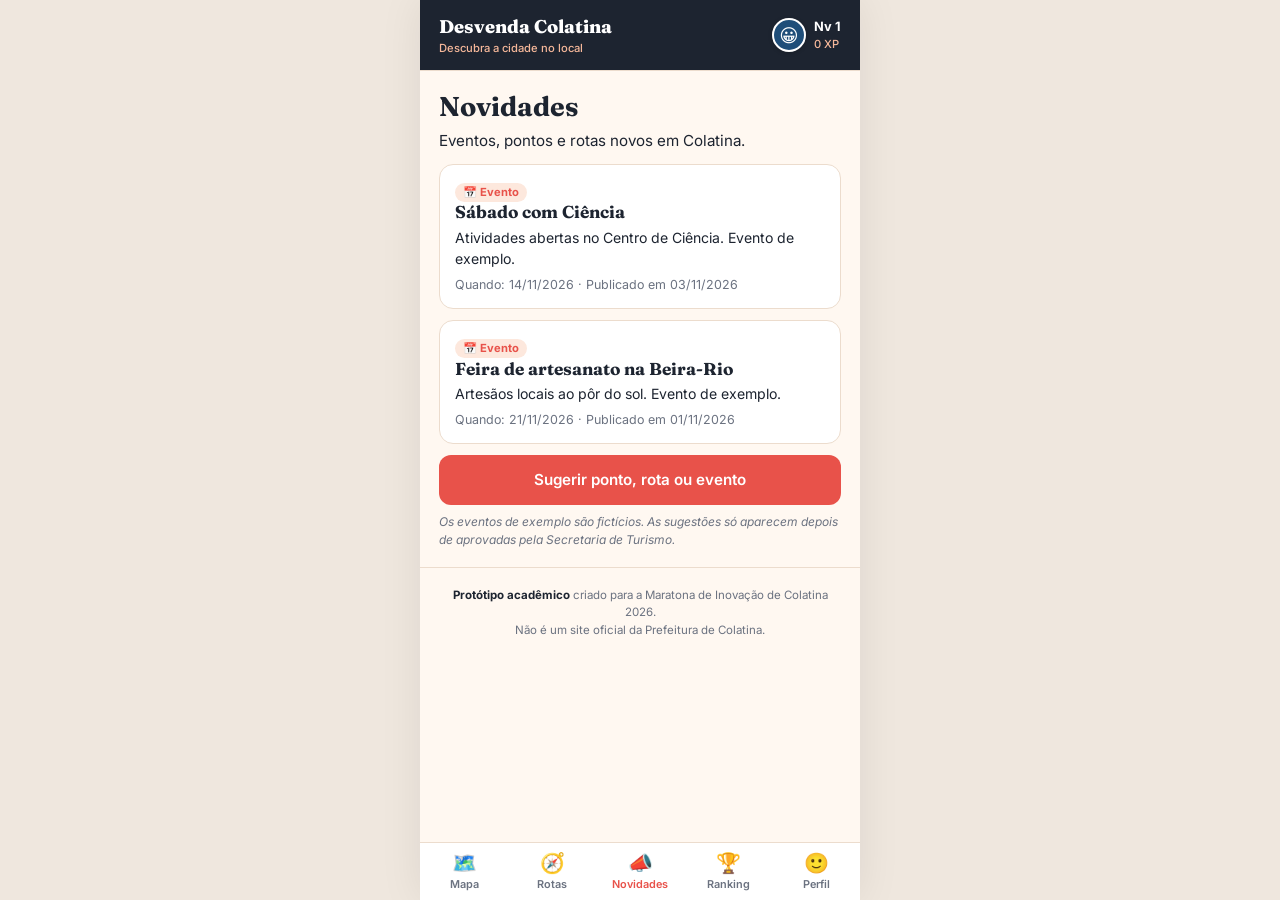
<file: novidades.html>
<!DOCTYPE html>
<html lang="pt-BR">
<head>
<meta charset="UTF-8">
<meta name="viewport" content="width=device-width, initial-scale=1">
<title>Desvenda Colatina — novidades (protótipo)</title>
<link rel="preconnect" href="https://fonts.googleapis.com">
<link href="https://fonts.googleapis.com/css2?family=Fraunces:opsz,wght@9..144,600;9..144,800&family=Inter:wght@400;500;600;700&display=swap" rel="stylesheet">
<link rel="stylesheet" href="style.css">
</head>
<body>
<div class="app">
  <header id="topo"></header>
  <section>
    <h1>Novidades</h1>
    <p>Eventos, pontos e rotas novos em Colatina.</p>
    <div id="lista"></div>
    <a class="btn sol" href="sugerir.html">Sugerir ponto, rota ou evento</a>
    <p class="note">Os eventos de exemplo são fictícios. As sugestões só aparecem depois de aprovadas pela Secretaria de Turismo.</p>
  </section>
  <footer><b>Protótipo acadêmico</b> criado para a Maratona de Inovação de Colatina 2026.<br>Não é um site oficial da Prefeitura de Colatina.</footer>
</div>
<script src="dados.js"></script>
<script src="app.js"></script>
<script>
DC.cabecalho(document.getElementById("topo"), "novidades");
const ROTULO = { evento: "📅 Evento", ponto: "📍 Novo ponto", rota: "🧭 Nova rota" };
document.getElementById("lista").innerHTML = DC.novidades().map((n) => `<article class="item">
    <span class="tag ${n.comunidade ? "ok" : ""}">${ROTULO[n.tipo]}${n.comunidade ? " · da comunidade" : ""}</span>
    <h3>${n.titulo}</h3><p>${n.texto}</p>
    <p class="meta">${n.quando ? "Quando: " + DC.fmtData(n.quando) + (n.local ? " · " + n.local : "") + " · " : ""}Publicado em ${DC.fmtData(n.data)}</p>
    ${n.link ? `<a class="btn claro" href="${n.link}">${n.tipo === "ponto" ? "Ver no mapa" : "Ver rotas"}</a>` : ""}
  </article>`).join("");
</script>
</body>
</html>
</file>
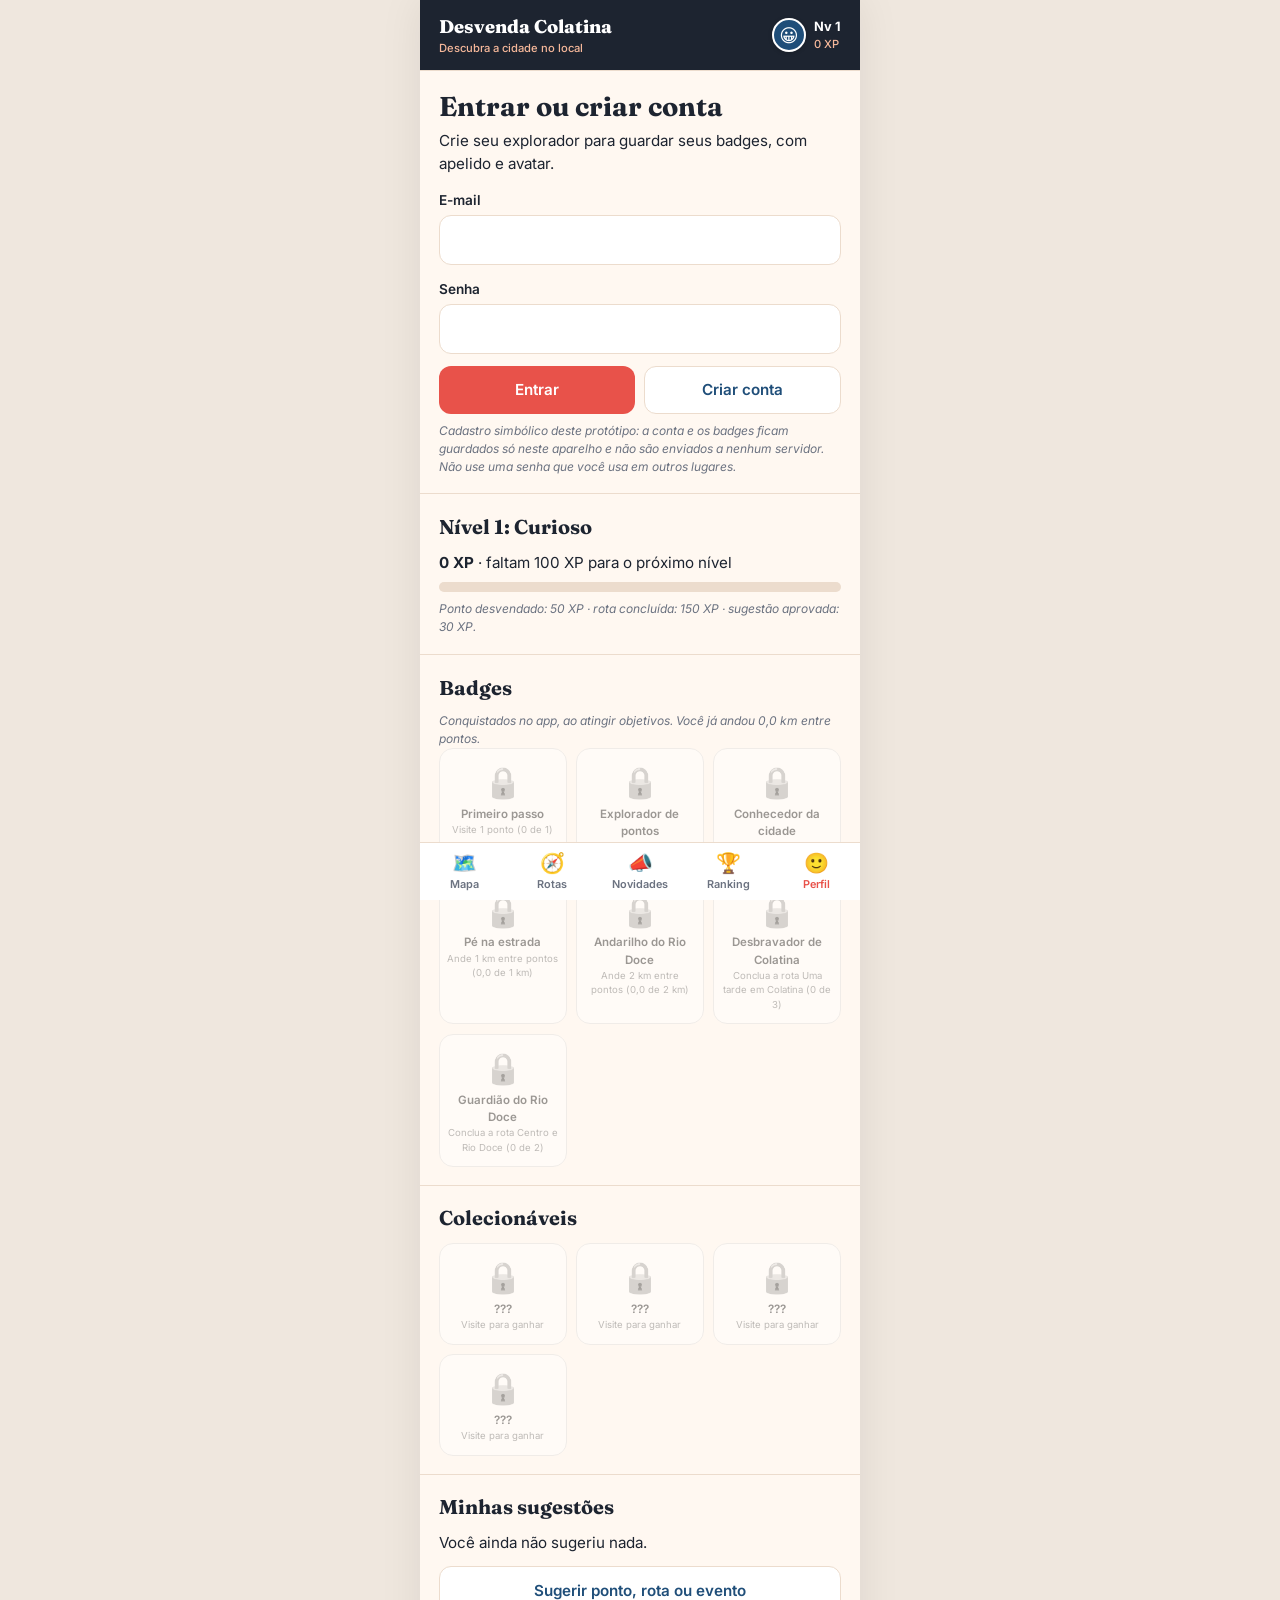
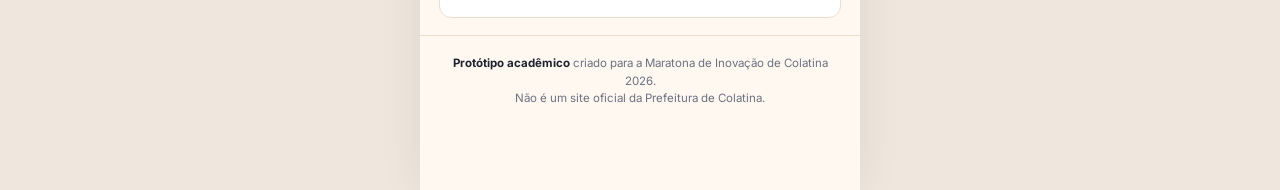
<file: perfil.html>
<!DOCTYPE html>
<html lang="pt-BR">
<head>
<meta charset="UTF-8">
<meta name="viewport" content="width=device-width, initial-scale=1">
<title>Desvenda Colatina — perfil (protótipo)</title>
<link rel="preconnect" href="https://fonts.googleapis.com">
<link href="https://fonts.googleapis.com/css2?family=Fraunces:opsz,wght@9..144,600;9..144,800&family=Inter:wght@400;500;600;700&display=swap" rel="stylesheet">
<link rel="stylesheet" href="style.css">
</head>
<body>
<div class="app">
  <header id="topo"></header>
  <main id="main"></main>
  <footer><b>Protótipo acadêmico</b> criado para a Maratona de Inovação de Colatina 2026.<br>Não é um site oficial da Prefeitura de Colatina.</footer>
</div>
<script src="dados.js"></script>
<script src="app.js"></script>
<script>
DC.cabecalho(document.getElementById("topo"), "perfil");
const main = document.getElementById("main"), $ = (id) => document.getElementById(id);
const c = DC.conta(), editar = new URLSearchParams(location.search).get("editar");

const grade = (itens) => `<div class="grade">${itens.map((b) => `<div class="selo ${b.on ? "" : "off"}"><span aria-hidden="true">${b.on ? b.icone : "🔒"}</span>${b.on || b.desc ? b.nome : "???"}<small>${b.on ? b.de || "Conquistado" : b.desc || "Visite para ganhar"}</small></div>`).join("")}</div>`;

function conquistas() {
  const x = DC.xp(), nv = DC.nivel(x), sug = DC.sugestoes();
  return `<section><h2>Nível ${nv.n}: ${nv.nome}</h2>
      <p><b>${x} XP</b>${nv.prox ? ` · faltam ${nv.prox - x} XP para o próximo nível` : " · nível máximo"}</p>
      <div class="barra" role="progressbar" aria-valuenow="${nv.pct}" aria-valuemin="0" aria-valuemax="100" aria-label="Progresso do nível"><i style="width:${nv.pct}%"></i></div>
      <p class="note">Ponto desvendado: ${DC.XP.ponto} XP · rota concluída: ${DC.XP.rota} XP · sugestão aprovada: ${DC.XP.sugestao} XP.</p></section>
    <section><h2>Badges</h2><p class="note">Conquistados no app, ao atingir objetivos. Você já andou ${DC.kmAndados().toFixed(1).replace(".", ",")} km entre pontos.</p>${grade(DC.badges())}</section>
    <section><h2>Colecionáveis</h2>${grade(DC.colecionaveis())}</section>
    <section><h2>Minhas sugestões</h2>
      ${sug.length ? sug.map((s) => `<div class="item"><span class="tag ${s.status === "aprovada" ? "ok" : ""}">${s.status}</span><h3>${s.nome}</h3><p class="meta">${s.tipoNome} · ${DC.fmtData(s.data)}</p></div>`).join("") : "<p>Você ainda não sugeriu nada.</p>"}
      <a class="btn claro" href="sugerir.html">Sugerir ponto, rota ou evento</a></section>`;
}

if (!c) {
  main.innerHTML = `<section><h1>Entrar ou criar conta</h1><p>Crie seu explorador para guardar seus badges, com apelido e avatar.</p>
      <form id="fLogin" novalidate><label for="email">E-mail</label><input type="email" id="email" autocomplete="email" required>
      <label for="senha">Senha</label><input type="password" id="senha" class="livre" autocomplete="current-password" minlength="4" maxlength="60" required>
      <div class="row"><button class="btn sol" type="submit" id="btnEntrar">Entrar</button><button class="btn claro" type="button" id="btnCriar">Criar conta</button></div></form>
      <div class="msg" id="msg" role="alert"></div>
      <p class="note">Cadastro simbólico deste protótipo: a conta e os badges ficam guardados só neste aparelho e não são enviados a nenhum servidor. Não use uma senha que você usa em outros lugares.</p></section>${conquistas()}`;
  const erro = (t) => ($("msg").textContent = t);
  $("fLogin").onsubmit = (e) => {
    e.preventDefault();
    if (DC.entrar($("email").value, $("senha").value)) location.href = "perfil.html"; else erro("E-mail ou senha incorretos. Se ainda não tem conta neste aparelho, toque em Criar conta.");
  };
  $("btnCriar").onclick = () => {
    const falha = DC.cadastrar($("email").value, $("senha").value);
    if (falha) erro(falha); else location.href = "perfil.html?editar=1";
  };
} else if (!c.apelido || editar) {
  let av = c.avatar.slice();
  const A = DC.AVATAR, grupos = [["Cor", A.cores], ["Rosto", A.rostos], ["Acessório", A.acess]];
  main.innerHTML = `<section><h1>Seu explorador</h1><div class="perfil"><div id="previa"></div><p>Escolha um apelido e monte seu avatar. Ele aparece no ranking.</p></div>
      <form id="fPerfil"><label for="apelido">Apelido</label><input type="text" class="livre" id="apelido" maxlength="20" autocomplete="nickname" required>
      ${grupos.map((g, i) => `<label id="l${i}">${g[0]}</label><div class="opcoes" role="group" aria-labelledby="l${i}">${g[1].map((o, j) =>
        `<button type="button" data-g="${i}" data-j="${j}" aria-label="${g[0]} ${j + 1}" ${i === 0 ? `style="background:${o}"` : ""}>${i === 0 ? "" : o || "–"}</button>`).join("")}</div>`).join("")}
      <button class="btn sol" type="submit">Salvar</button></form>
      <div class="msg" id="msg" role="alert"></div></section>`;
  $("apelido").value = c.apelido; // via .value, o texto do usuário nunca vira HTML
  const pintar = () => {
    $("previa").innerHTML = DC.avatarHtml(av, "g");
    document.querySelectorAll(".opcoes button").forEach((b) => b.setAttribute("aria-pressed", av[b.dataset.g] == b.dataset.j));
  };
  document.querySelectorAll(".opcoes button").forEach((b) => (b.onclick = () => { av[b.dataset.g] = +b.dataset.j; pintar(); }));
  pintar();
  $("fPerfil").onsubmit = (e) => {
    e.preventDefault();
    if (DC.definirPerfil($("apelido").value, av)) location.href = "perfil.html"; else $("msg").textContent = "O apelido deve ter de 2 a 20 caracteres.";
  };
} else {
  main.innerHTML = `<section><div class="perfil">${DC.avatarHtml(c.avatar, "g")}<div><h1>${DC.esc(c.apelido)}</h1><p class="note">${DC.esc(c.email)}</p></div></div>
      <div class="row"><a class="btn claro" href="perfil.html?editar=1">Editar avatar</a><button class="btn claro" id="btnSair" type="button">Sair</button></div></section>${conquistas()}`;
  $("btnSair").onclick = () => { DC.sair(); location.href = "perfil.html"; };
}
</script>
</body>
</html>
</file>
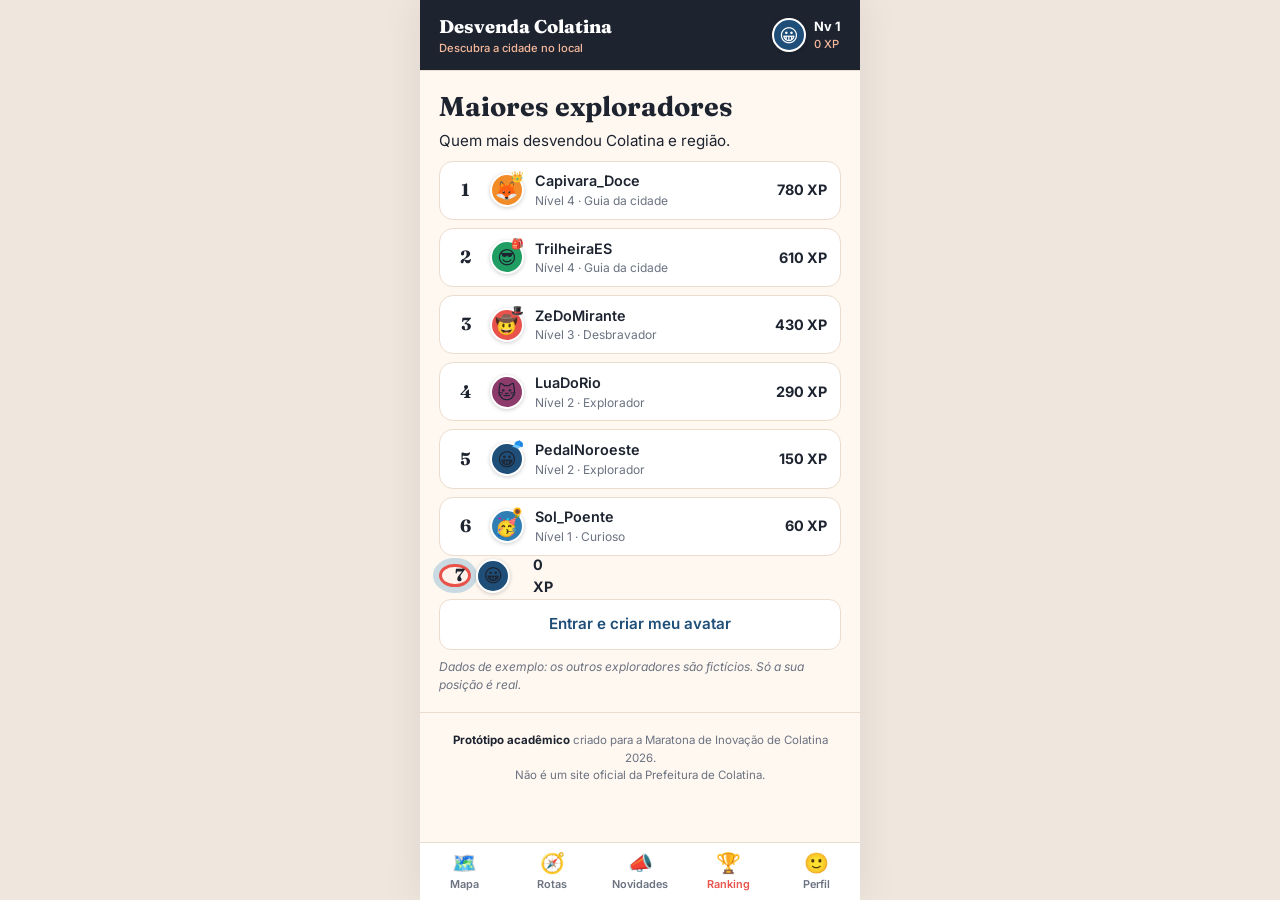
<file: ranking.html>
<!DOCTYPE html>
<html lang="pt-BR">
<head>
<meta charset="UTF-8">
<meta name="viewport" content="width=device-width, initial-scale=1">
<title>Desvenda Colatina — ranking (protótipo)</title>
<link rel="preconnect" href="https://fonts.googleapis.com">
<link href="https://fonts.googleapis.com/css2?family=Fraunces:opsz,wght@9..144,600;9..144,800&family=Inter:wght@400;500;600;700&display=swap" rel="stylesheet">
<link rel="stylesheet" href="style.css">
</head>
<body>
<div class="app">
  <header id="topo"></header>
  <section>
    <h1>Maiores exploradores</h1>
    <p>Quem mais desvendou Colatina e região.</p>
    <div id="lista"></div>
    <p class="note">Dados de exemplo: os outros exploradores são fictícios. Só a sua posição é real.</p>
  </section>
  <footer><b>Protótipo acadêmico</b> criado para a Maratona de Inovação de Colatina 2026.<br>Não é um site oficial da Prefeitura de Colatina.</footer>
</div>
<script src="dados.js"></script>
<script src="app.js"></script>
<script>
DC.cabecalho(document.getElementById("topo"), "ranking");
document.getElementById("lista").innerHTML = DC.ranking().map((e, i) => {
  const nv = DC.nivel(e.xp);
  return `<div class="rk ${e.eu ? "eu" : ""}"><b class="pos">${i + 1}</b>${DC.avatarHtml(e.avatar, "p")}
    <span class="quem">${e.apelido}${e.eu ? " (você)" : ""}<small>Nível ${nv.n} · ${nv.nome}</small></span><b>${e.xp} XP</b></div>`;
}).join("");
if (!DC.conta()) document.getElementById("lista").insertAdjacentHTML("afterend", `<a class="btn claro" href="perfil.html">Entrar e criar meu avatar</a>`);
</script>
</body>
</html>
</file>
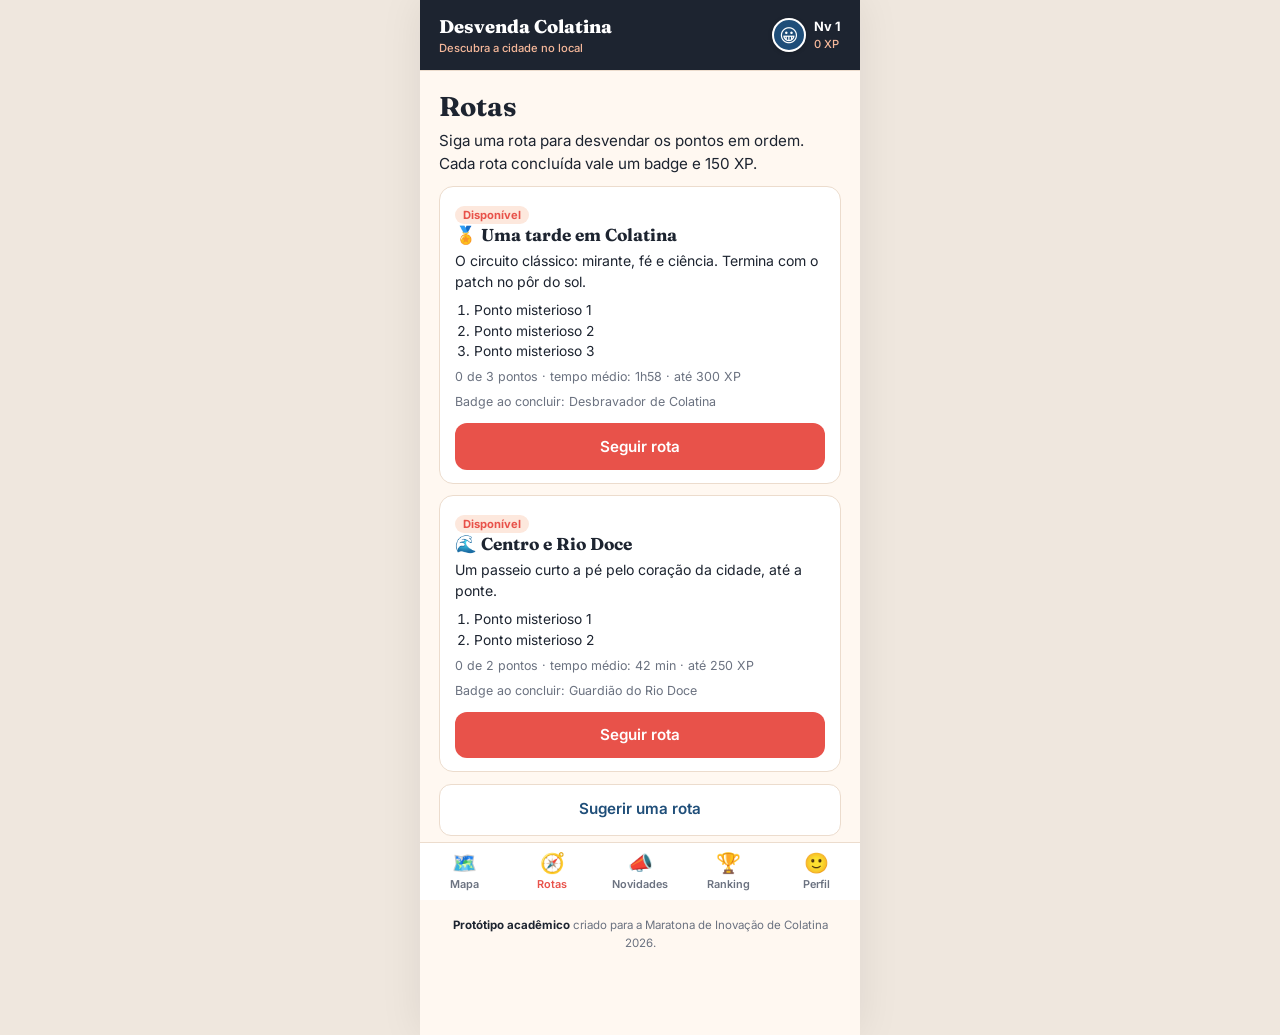
<file: rotas.html>
<!DOCTYPE html>
<html lang="pt-BR">
<head>
<meta charset="UTF-8">
<meta name="viewport" content="width=device-width, initial-scale=1">
<title>Desvenda Colatina — rotas (protótipo)</title>
<link rel="preconnect" href="https://fonts.googleapis.com">
<link href="https://fonts.googleapis.com/css2?family=Fraunces:opsz,wght@9..144,600;9..144,800&family=Inter:wght@400;500;600;700&display=swap" rel="stylesheet">
<link rel="stylesheet" href="style.css">
</head>
<body>
<div class="app">
  <header id="topo"></header>
  <section>
    <h1>Rotas</h1>
    <p>Siga uma rota para desvendar os pontos em ordem. Cada rota concluída vale um badge e <span id="xpRota"></span> XP.</p>
    <div id="lista"></div>
    <a class="btn claro" href="sugerir.html?tipo=rota">Sugerir uma rota</a>
    <p class="note">Tempo médio estimado com dados de exemplo e com o seu próprio tempo, quando houver.</p>
  </section>
  <footer><b>Protótipo acadêmico</b> criado para a Maratona de Inovação de Colatina 2026.</footer>
</div>
<script src="dados.js"></script>
<script src="app.js"></script>
<script>
DC.cabecalho(document.getElementById("topo"), "rotas");
document.getElementById("xpRota").textContent = DC.XP.rota;
const ativa = DC.rotaAtiva(), tempos = DC.ler().tempos;
document.getElementById("lista").innerHTML = DC.rotas().map((r) => {
  const n = DC.feitos(r), feita = DC.rotaFeita(r), tm = DC.tempoMedio(r), seguindo = ativa && ativa.id === r.id;
  return `<article class="item">
    <span class="tag ${feita ? "ok" : ""}">${feita ? "Concluída" : seguindo ? "Seguindo" : r.comunidade ? "Da comunidade" : "Disponível"}</span>
    <h3>${r.badge.icone} ${r.nome}</h3><p>${r.descricao}</p>
    <ol>${r.pontos.map((id, i) => { const p = DC.ponto(id); return `<li>${DC.desbloqueado(id) ? p.nome + " ✓" : "Ponto misterioso " + (i + 1)}</li>`; }).join("")}</ol>
    <p class="meta">${n} de ${r.pontos.length} pontos · ${tm ? "tempo médio: " + DC.fmtMin(tm) : "sem tempo médio ainda"} · até ${r.pontos.length * DC.XP.ponto + DC.XP.rota} XP
      ${tempos[r.id] ? " · seu tempo: " + DC.fmtMin(tempos[r.id]) : ""}</p>
    <p class="meta">Badge ao concluir: ${r.badge.nome}</p>
    ${feita ? "" : seguindo ? `<a class="btn" href="index.html">Ver no mapa</a>` : `<button class="btn sol" type="button" data-id="${r.id}">Seguir rota</button>`}
  </article>`;
}).join("");
document.querySelectorAll("button[data-id]").forEach((b) => (b.onclick = () => { if (DC.seguirRota(b.dataset.id)) location.href = "index.html"; }));
</script>
</body>
</html>
</file>
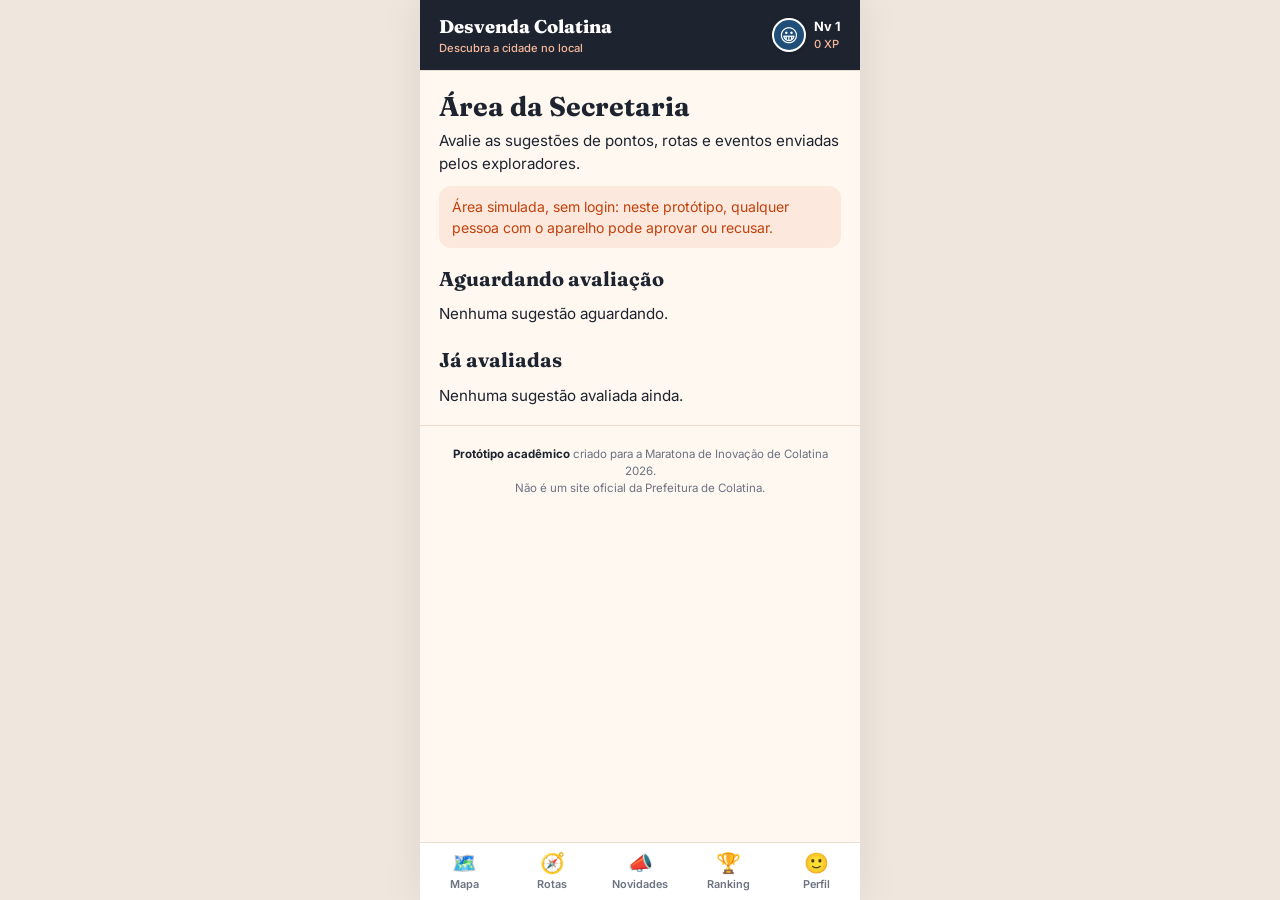
<file: secretaria.html>
<!DOCTYPE html>
<html lang="pt-BR">
<head>
<meta charset="UTF-8">
<meta name="viewport" content="width=device-width, initial-scale=1">
<title>Desvenda Colatina — Secretaria (protótipo)</title>
<link rel="preconnect" href="https://fonts.googleapis.com">
<link href="https://fonts.googleapis.com/css2?family=Fraunces:opsz,wght@9..144,600;9..144,800&family=Inter:wght@400;500;600;700&display=swap" rel="stylesheet">
<link rel="stylesheet" href="style.css">
</head>
<body>
<div class="app">
  <header id="topo"></header>
  <section>
    <h1>Área da Secretaria</h1>
    <p>Avalie as sugestões de pontos, rotas e eventos enviadas pelos exploradores.</p>
    <div class="msg">Área simulada, sem login: neste protótipo, qualquer pessoa com o aparelho pode aprovar ou recusar.</div>
    <h2 style="margin-top:1rem">Aguardando avaliação</h2>
    <div id="pend"></div>
    <h2 style="margin-top:1.2rem">Já avaliadas</h2>
    <div id="feitas"></div>
  </section>
  <footer><b>Protótipo acadêmico</b> criado para a Maratona de Inovação de Colatina 2026.<br>Não é um site oficial da Prefeitura de Colatina.</footer>
</div>
<script src="dados.js"></script>
<script src="app.js"></script>
<script>
DC.cabecalho(document.getElementById("topo"));
function pintar() {
  const todas = DC.sugestoes(), pend = todas.filter((s) => s.status === "pendente"), feitas = todas.filter((s) => s.status !== "pendente");
  const cartao = (s, botoes) => `<article class="item"><span class="tag ${s.status === "aprovada" ? "ok" : ""}">${s.tipoNome} · ${s.status}</span>
    <h3>${s.nome}</h3><p>${s.descricao}</p><p class="meta">${s.extra ? s.extra + " · " : ""}Enviada em ${DC.fmtData(s.data)}</p>
    ${botoes ? `<div class="row"><button class="btn" type="button" data-id="${s.id}" data-ok="1">Aprovar</button><button class="btn claro" type="button" data-id="${s.id}">Recusar</button></div>` : ""}</article>`;
  document.getElementById("pend").innerHTML = pend.length ? pend.map((s) => cartao(s, true)).join("") : "<p>Nenhuma sugestão aguardando.</p>";
  document.getElementById("feitas").innerHTML = feitas.length ? feitas.map((s) => cartao(s)).join("") : "<p>Nenhuma sugestão avaliada ainda.</p>";
  document.querySelectorAll("button[data-id]").forEach((b) => (b.onclick = () => { DC.decidir(b.dataset.id, !!b.dataset.ok); pintar(); }));
}
pintar();
</script>
</body>
</html>
</file>
<file: style.css>
:root{
  --sol:#f28c28; --sol2:#e8524a; --rosa:#f6b89a; --creme:#fff8f1;
  --rio:#1f4e79; --rio2:#2f7fb5; --tinta:#1d2430; --cinza:#6b7280; --linha:#ecdccd;
  --verde:#1f9d63; --verm:#c2410c;
}
*{box-sizing:border-box;margin:0;padding:0}
body{font-family:Inter,system-ui,sans-serif;background:#efe7de;color:var(--tinta);line-height:1.5}
.app{max-width:440px;margin:0 auto;background:var(--creme);min-height:100vh;box-shadow:0 0 40px rgba(0,0,0,.08);position:relative}
img{max-width:100%;display:block}
h1{font-family:Fraunces,serif;font-size:1.7rem;line-height:1.1;margin:.2rem 0 .5rem}
h2{font-family:Fraunces,serif;font-size:1.25rem;margin-bottom:.6rem}
p{font-size:.95rem}
section{padding:1.1rem 1.2rem;border-top:1px solid var(--linha)}
.kicker{font-size:.75rem;text-transform:uppercase;letter-spacing:.12em;color:var(--sol2);font-weight:700}
.note{font-size:.75rem;color:var(--cinza);margin-top:.5rem;font-style:italic}
.msg{font-size:.88rem;margin-top:.7rem;padding:.6rem .8rem;border-radius:12px;background:#fde8dd;color:var(--verm)}
.msg.ok{background:#e3f6ec;color:var(--verde)}
.msg:empty{display:none}

/* topo */
.top{background:var(--tinta);color:#fff;padding:.8rem 1.2rem;display:flex;align-items:center;justify-content:space-between;gap:.8rem}
.top a{color:#fff;text-decoration:none}
.brand{font-family:Fraunces,serif;font-size:1.15rem;font-weight:800}
.brand small{display:block;font-family:Inter,sans-serif;font-size:.7rem;font-weight:500;color:var(--rosa)}
.eu-top{display:flex;align-items:center;gap:.5rem;font-size:.8rem;font-weight:700;white-space:nowrap}
.eu-top small{display:block;font-weight:500;color:var(--rosa);font-size:.7rem}

/* abas inferiores */
.app{padding-bottom:64px}
.tabs{position:fixed;bottom:0;left:50%;transform:translateX(-50%);width:100%;max-width:440px;background:#fff;border-top:1px solid var(--linha);display:flex;z-index:900}
.tabs a{flex:1;text-align:center;padding:.45rem 0 .5rem;font-size:.68rem;font-weight:600;color:var(--cinza);text-decoration:none}
.tabs a span{display:block;font-size:1.25rem;line-height:1.3}
.tabs a.on{color:var(--sol2)}

/* avatar */
.avatar{position:relative;display:inline-flex;align-items:center;justify-content:center;width:56px;height:56px;border-radius:50%;font-size:1.9rem;line-height:1;flex:0 0 auto;border:2px solid #fff;box-shadow:0 1px 4px rgba(0,0,0,.2)}
.avatar i{position:absolute;top:-.45em;right:-.25em;font-size:.55em;font-style:normal}
.avatar.p{width:34px;height:34px;font-size:1.15rem}
.avatar.g{width:96px;height:96px;font-size:3.2rem}
.opcoes{display:flex;flex-wrap:wrap;gap:.5rem;margin-top:.4rem}
.opcoes button{width:44px;height:44px;border-radius:12px;border:2px solid var(--linha);background:#fff;font-size:1.3rem;cursor:pointer}
.opcoes button[aria-pressed=true]{border-color:var(--sol2);box-shadow:0 0 0 2px var(--rosa)}

/* perfil, rotas, novidades e ranking */
.perfil{display:flex;gap:1rem;align-items:center}
.barra{height:10px;background:var(--linha);border-radius:999px;overflow:hidden;margin-top:.5rem}
.barra i{display:block;height:100%;background:linear-gradient(90deg,var(--sol),var(--sol2))}
.grade{display:grid;grid-template-columns:repeat(3,1fr);gap:.6rem}
.selo{background:#fff;border:1px solid var(--linha);border-radius:14px;padding:.7rem .4rem;text-align:center;font-size:.72rem;font-weight:600}
.selo span{display:block;font-size:1.9rem}
.selo small{display:block;font-weight:400;color:var(--cinza)}
.selo.off{opacity:.45;filter:grayscale(1)}
.item{background:#fff;border:1px solid var(--linha);border-radius:14px;padding:.85rem .9rem;margin-top:.7rem}
.item h3{font-family:Fraunces,serif;font-size:1.08rem;line-height:1.2}
.item p{font-size:.88rem;margin-top:.25rem}
.item .meta{font-size:.78rem;color:var(--cinza);margin-top:.4rem}
.item ol{margin:.5rem 0 0 1.2rem;font-size:.86rem}
.rk{display:flex;align-items:center;gap:.7rem;background:#fff;border:1px solid var(--linha);border-radius:14px;padding:.55rem .8rem;margin-top:.5rem;font-size:.9rem}
.rk b.pos{width:1.6rem;text-align:center;font-family:Fraunces,serif;font-size:1.1rem}
.rk .quem{flex:1;min-width:0;overflow:hidden;text-overflow:ellipsis;white-space:nowrap;font-weight:600}
.rk .quem small{display:block;font-weight:400;color:var(--cinza)}
.rk.eu{border-color:var(--sol2);background:#fff3ec}
.faixa{background:var(--rio);color:#fff;padding:.6rem 1.2rem;font-size:.82rem;display:flex;justify-content:space-between;align-items:center;gap:.6rem}
.faixa button{border:1px solid #fff;background:none;color:#fff;border-radius:999px;padding:.25rem .7rem;font:600 .75rem Inter,sans-serif;cursor:pointer}
.mk.num{background:var(--rio)}
textarea,select,input[type=email],input[type=password],input[type=date]{width:100%;margin-top:.3rem;padding:.75rem;border:1px solid var(--linha);border-radius:12px;font:inherit;background:#fff}
input.livre{text-transform:none}
#mapaSug{height:220px;border-radius:12px;margin-top:.4rem;z-index:0}
.check{display:flex;align-items:center;gap:.5rem;font-weight:500;margin-top:.5rem}
.check input{width:20px;height:20px}
.demo-bar{background:var(--sol);color:#fff;font-size:.75rem;font-weight:600;padding:.35rem 1.2rem;display:flex;justify-content:space-between;gap:.6rem}
.demo-bar button{border:0;background:none;color:#fff;text-decoration:underline;font:inherit;cursor:pointer}

/* botões */
.btn{display:block;width:100%;text-align:center;margin-top:.7rem;padding:.85rem;border-radius:12px;border:0;background:var(--rio);color:#fff;text-decoration:none;font-weight:600;font-size:.95rem;font-family:inherit;cursor:pointer}
.btn.sol{background:var(--sol2)}
.btn.claro{background:#fff;color:var(--rio);border:1px solid var(--linha)}
.btn:disabled{opacity:.5;cursor:default}
.btn:focus-visible,button:focus-visible,a:focus-visible,input:focus-visible{outline:3px solid var(--rio2);outline-offset:2px}
.row{display:flex;gap:.6rem}
.row .btn{margin-top:.7rem}

/* mapa */
#map{height:56vh;min-height:320px;width:100%;background:#e9efe4;z-index:0}
.mk{width:40px;height:40px;border-radius:50%;background:var(--tinta);color:#fff;border:3px solid #fff;box-shadow:0 2px 8px rgba(0,0,0,.35);display:flex;align-items:center;justify-content:center;font-family:Fraunces,serif;font-weight:800;font-size:1.3rem;overflow:hidden}
.mk.on{background:var(--verde)}
.mk.sol{background:var(--sol)}
.mk img{width:100%;height:100%;object-fit:cover}
.eu{width:18px;height:18px;border-radius:50%;background:var(--rio2);border:3px solid #fff;box-shadow:0 0 0 6px rgba(47,127,181,.25)}
.loc{position:absolute;right:12px;top:12px;z-index:500;border:0;background:#fff;border-radius:999px;padding:.55rem .9rem;font:600 .8rem Inter,sans-serif;color:var(--rio);box-shadow:0 2px 8px rgba(0,0,0,.25);cursor:pointer}
.mapwrap{position:relative}

/* card do ponto */
.card{padding:1rem 1.2rem;border-top:1px solid var(--linha);background:#fff}
.card h2{margin-bottom:.2rem}
.card .pista{font-style:italic;margin:.4rem 0 .6rem}
.fatos{list-style:none;font-size:.85rem;color:var(--cinza)}
.fatos li{margin-top:.25rem}
.fatos b{color:var(--tinta)}
.tag{font-size:.7rem;background:#fde8dd;color:var(--sol2);padding:.15rem .5rem;border-radius:999px;font-weight:700}
.tag.ok{background:#e3f6ec;color:var(--verde)}

/* página do ponto */
.hero{position:relative;height:260px;overflow:hidden;background:linear-gradient(180deg,#5b3a78,#e8524a 55%,#ffb067)}
.hero img{width:100%;height:100%;object-fit:cover}
.hero .misterio{position:absolute;inset:0;display:flex;align-items:center;justify-content:center;font-family:Fraunces,serif;font-size:7rem;font-weight:800;color:rgba(255,255,255,.9)}
.hero .semfoto{position:absolute;bottom:10px;left:12px;font-size:.72rem;color:#fff;background:rgba(0,0,0,.35);padding:.2rem .5rem;border-radius:999px}
.titlebox{padding:1.1rem 1.2rem .9rem}
.gallery{display:flex;gap:.7rem;overflow-x:auto;scroll-snap-type:x mandatory;padding-bottom:.4rem}
.gallery figure{flex:0 0 78%;scroll-snap-align:start;border-radius:14px;overflow:hidden;background:#fff;border:1px solid var(--linha)}
.gallery img{width:100%;height:180px;object-fit:cover}
.gallery figcaption{font-size:.78rem;padding:.45rem .6rem;color:var(--cinza)}
.story p+p{margin-top:.6rem}
.timeline{list-style:none;margin-top:.9rem;border-left:2px solid var(--rosa);padding-left:1rem}
.timeline li{position:relative;margin-bottom:.75rem;font-size:.9rem}
.timeline li::before{content:"";position:absolute;left:-1.42rem;top:.35rem;width:10px;height:10px;border-radius:50%;background:var(--sol2);border:2px solid var(--creme)}
.timeline b{display:block;color:var(--sol2);font-size:.8rem}
.near{display:flex;flex-direction:column;gap:.55rem}
.near div{background:#fff;border:1px solid var(--linha);border-radius:12px;padding:.65rem .8rem;font-size:.88rem}
.near small{color:var(--cinza);display:block}
label{font-size:.85rem;font-weight:600;display:block;margin-top:.9rem}
input[type=text]{width:100%;margin-top:.3rem;padding:.75rem;border:1px solid var(--linha);border-radius:12px;font:inherit;text-transform:uppercase}

/* pôr do sol e patch */
.sun{background:linear-gradient(135deg,#ffb067,#e8524a 60%,#8c3b6b);color:#fff;border-radius:18px;padding:1rem 1.1rem}
.sun .big{font-family:Fraunces,serif;font-size:2rem;font-weight:800;line-height:1}
.sun small{opacity:.95;font-size:.8rem;display:block}
.qr{background:#fff;border:2px solid var(--tinta);border-radius:16px;padding:1rem;margin-top:.8rem;text-align:center}
.qr .box{display:flex;justify-content:center;margin:.6rem 0}
.qr code{font-size:1rem;font-weight:700;letter-spacing:.08em}
.passos{list-style:none;font-size:.9rem}
.passos li{padding:.3rem 0}

/* modal */
.modal{position:fixed;inset:0;background:rgba(20,24,32,.6);display:none;align-items:center;justify-content:center;z-index:1000;padding:1.2rem}
.modal.show{display:flex}
.modal .box{background:var(--creme);border-radius:20px;padding:1.4rem;max-width:360px;width:100%;text-align:center;animation:pop .35s ease}
.modal .big{font-size:3rem}
.modal p{font-size:.9rem;color:var(--cinza);margin:.4rem 0 .6rem}
@keyframes pop{from{transform:scale(.85);opacity:0}to{transform:scale(1);opacity:1}}
@media (prefers-reduced-motion:reduce){.modal .box{animation:none}}

/* totens */
.totem{background:#fff;border:2px solid var(--tinta);border-radius:16px;padding:1rem;display:flex;gap:1rem;align-items:center;margin-top:.8rem;break-inside:avoid}
.totem .box{flex:0 0 128px}
.totem h3{font-family:Fraunces,serif;font-size:1.05rem;line-height:1.15}
.totem p{font-size:.78rem;color:var(--cinza);margin-top:.3rem;word-break:break-all}

footer{padding:1.2rem;font-size:.72rem;color:var(--cinza);text-align:center;border-top:1px solid var(--linha)}
footer b{color:var(--tinta)}
footer a{color:var(--rio)}
@media print{.top,.demo-bar,footer,.noprint{display:none}.app{box-shadow:none;max-width:none}}
.note a{color:var(--rio)}
</file>
